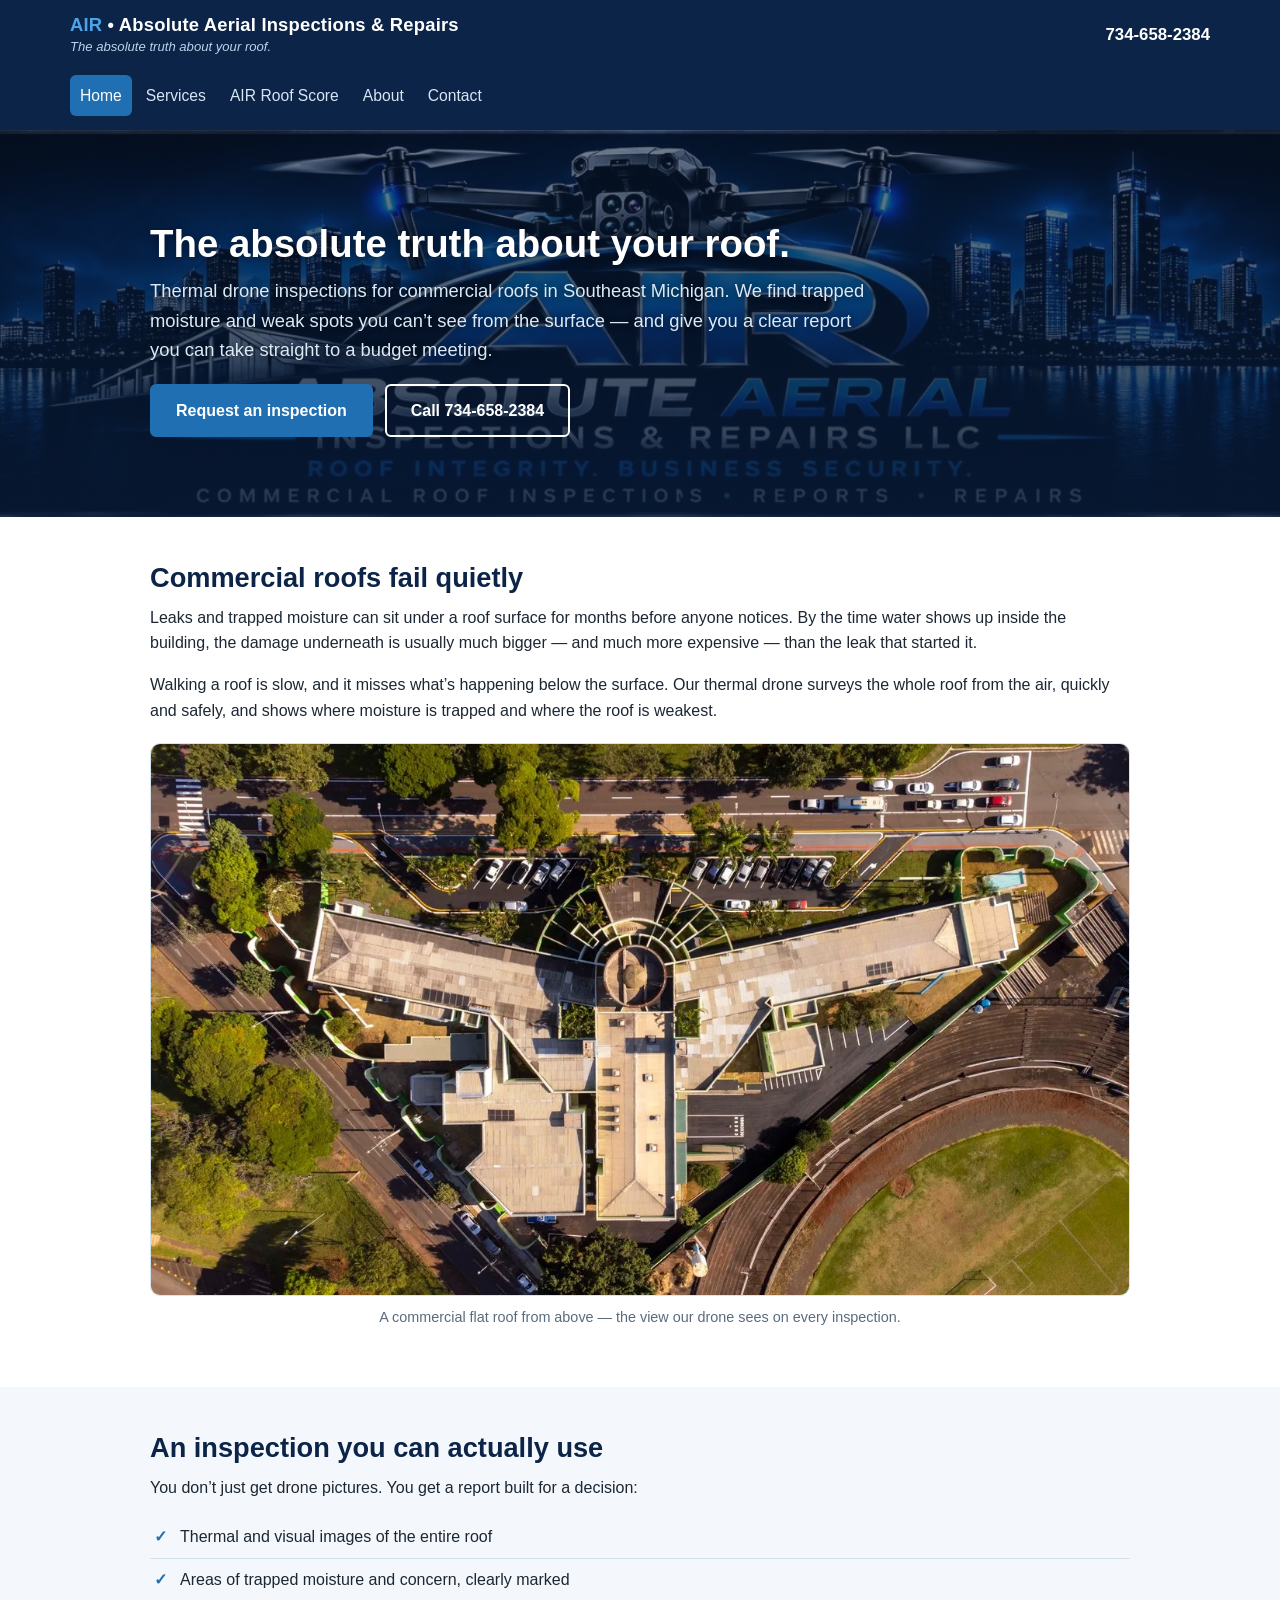
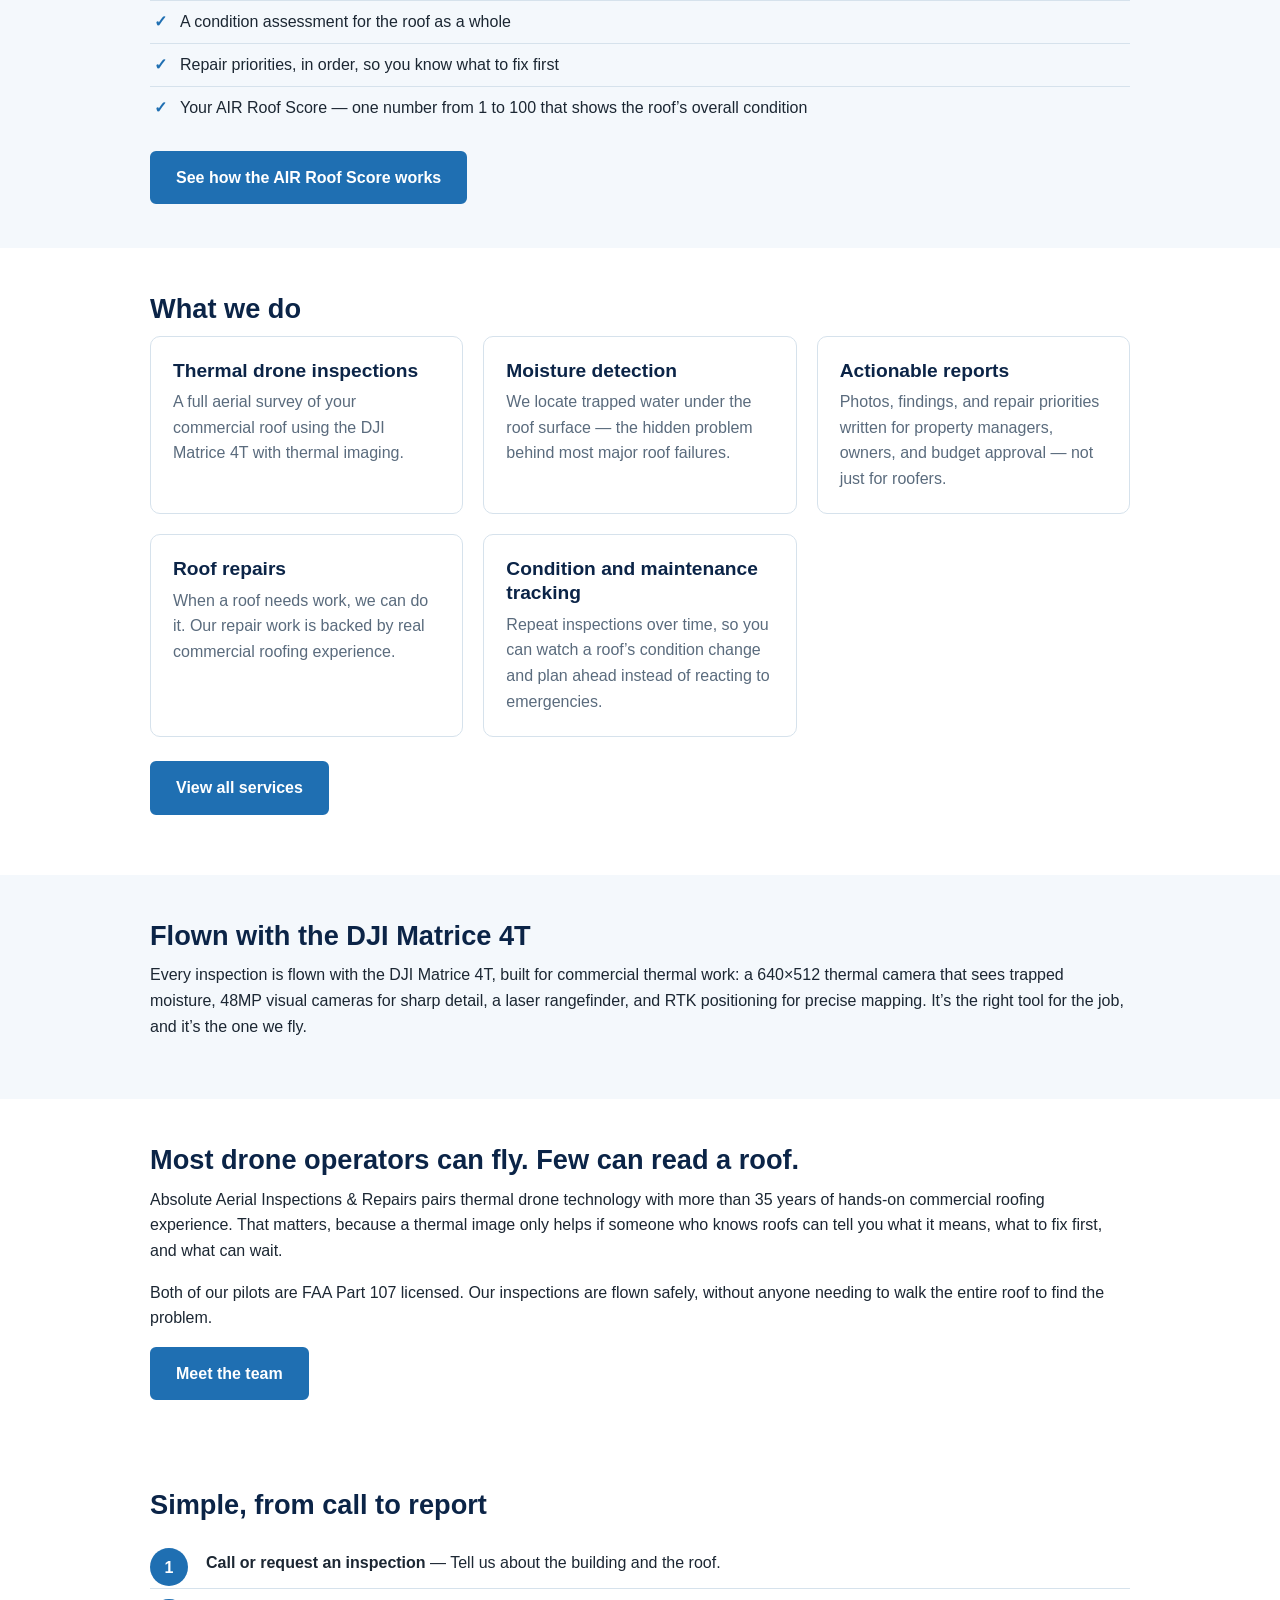
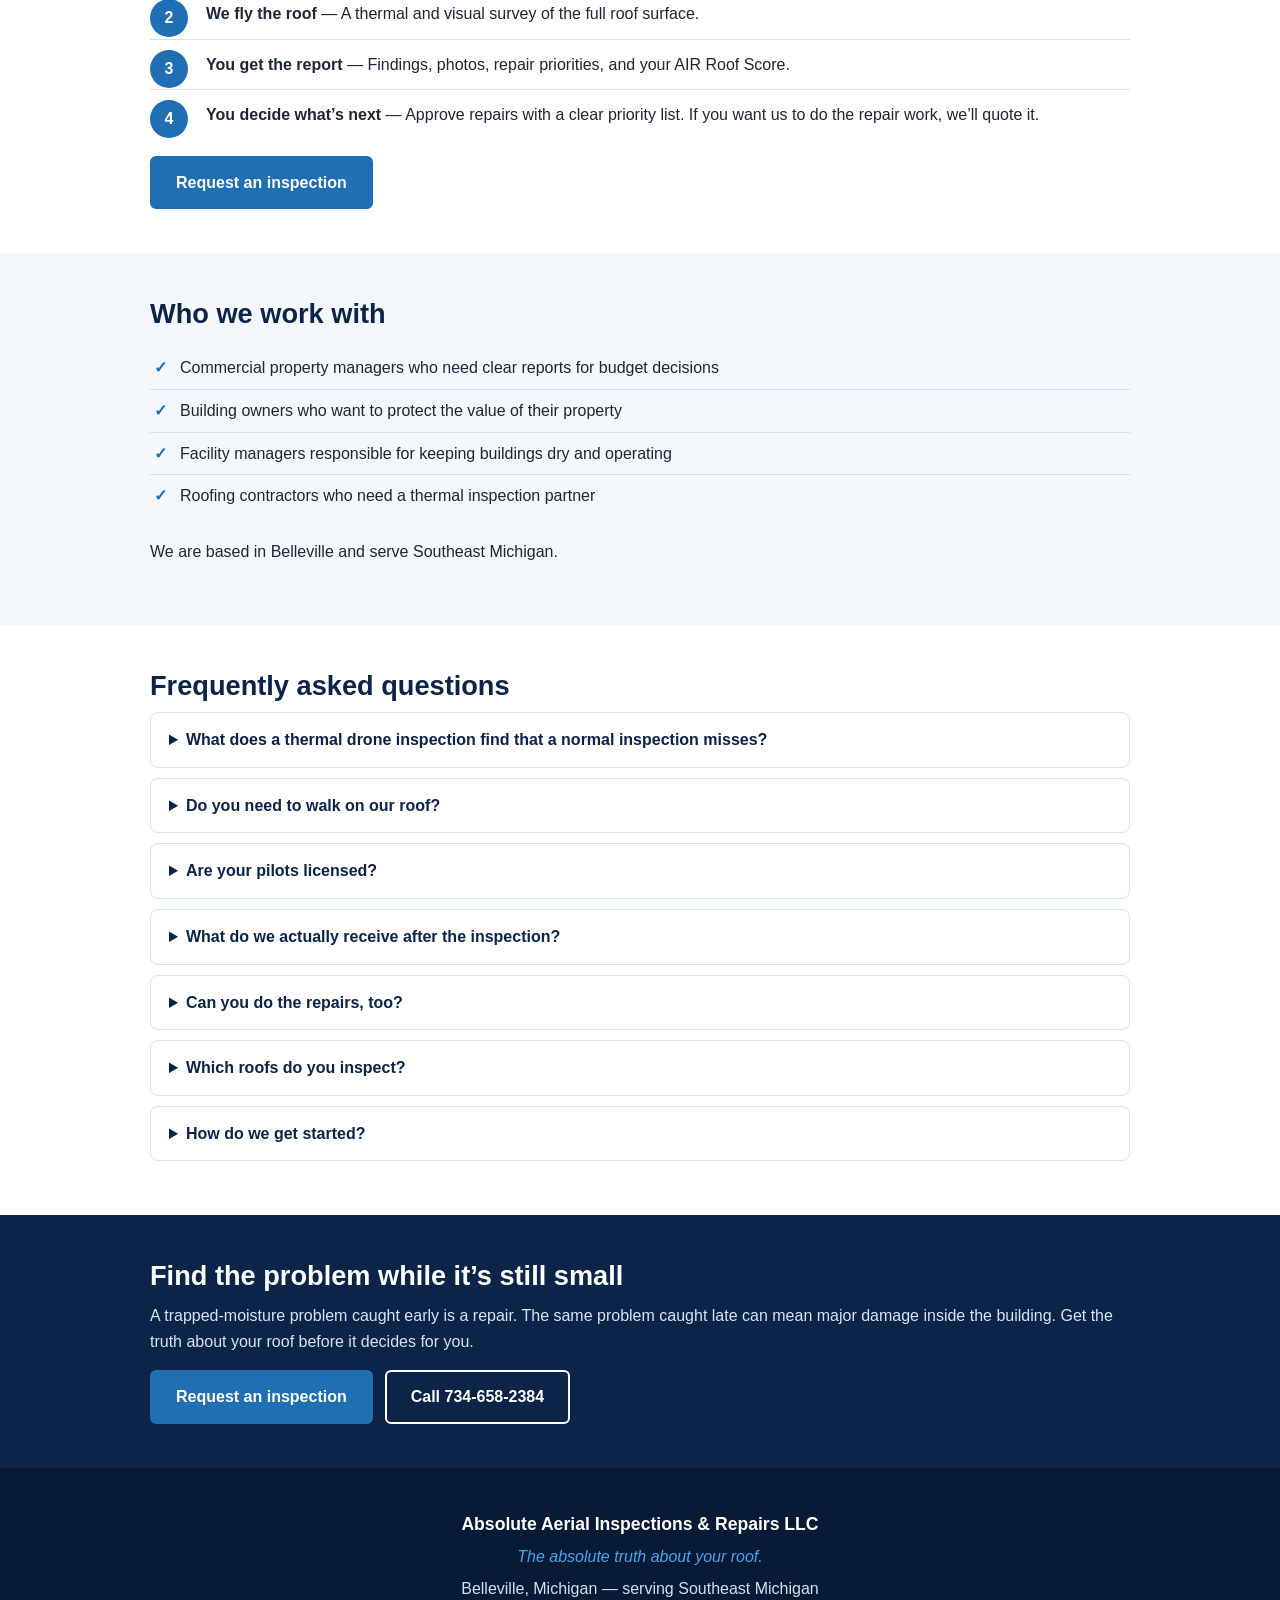
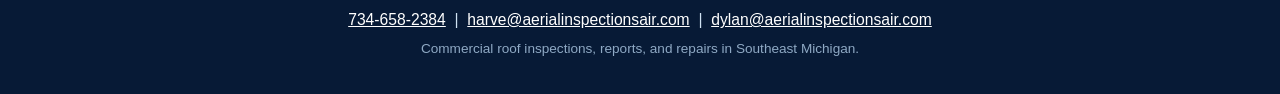
<file: index.html>
<!DOCTYPE html>
<html lang="en">
<head>
<meta charset="utf-8">
<meta name="viewport" content="width=device-width, initial-scale=1">
<title>Commercial Roof Inspections in Southeast Michigan | Absolute Aerial Inspections &amp; Repairs</title>
<meta name="description" content="Thermal drone roof inspections, moisture detection, and clear, budget-ready reports for commercial property managers in Southeast Michigan. Call 734-658-2384.">
<link rel="stylesheet" href="styles.css">
</head>
<body>

<header class="site-header">
  <div class="header-inner">
    <a class="brand" href="index.html">
      <div class="brand-name"><span class="air">AIR</span> &bull; Absolute Aerial Inspections &amp; Repairs</div>
      <div class="brand-tag">The absolute truth about your roof.</div>
    </a>
    <nav class="main-nav" aria-label="Main navigation">
      <a href="index.html" class="active">Home</a>
      <a href="services.html">Services</a>
      <a href="roof-score.html">AIR Roof Score</a>
      <a href="about.html">About</a>
      <a href="contact.html">Contact</a>
    </nav>
    <a class="header-phone" href="tel:7346582384">734-658-2384</a>
  </div>
</header>

<section class="hero">
  <img class="hero-img" src="images/hero-banner.jpg" alt="Thermal drone over the Detroit skyline at night">
  <div class="hero-overlay">
    <div class="hero-text">
      <h1>The absolute truth about your roof.</h1>
      <p>Thermal drone inspections for commercial roofs in Southeast Michigan. We find trapped moisture and weak spots you can&rsquo;t see from the surface &mdash; and give you a clear report you can take straight to a budget meeting.</p>
      <div class="btn-row">
        <a class="btn" href="contact.html">Request an inspection</a>
        <a class="btn secondary" href="tel:7346582384">Call 734-658-2384</a>
      </div>
    </div>
  </div>
</section>

<section class="section">
  <div class="wrap">
    <h2>Commercial roofs fail quietly</h2>
    <p>Leaks and trapped moisture can sit under a roof surface for months before anyone notices. By the time water shows up inside the building, the damage underneath is usually much bigger &mdash; and much more expensive &mdash; than the leak that started it.</p>
    <p>Walking a roof is slow, and it misses what&rsquo;s happening below the surface. Our thermal drone surveys the whole roof from the air, quickly and safely, and shows where moisture is trapped and where the roof is weakest.</p>
    <img class="photo photo-wide" src="images/roof-aerial.jpg" alt="Aerial view of a commercial flat roof">
    <p class="caption">A commercial flat roof from above &mdash; the view our drone sees on every inspection.</p>
  </div>
</section>

<section class="section alt">
  <div class="wrap">
    <h2>An inspection you can actually use</h2>
    <p>You don&rsquo;t just get drone pictures. You get a report built for a decision:</p>
    <ul class="checklist">
      <li>Thermal and visual images of the entire roof</li>
      <li>Areas of trapped moisture and concern, clearly marked</li>
      <li>A condition assessment for the roof as a whole</li>
      <li>Repair priorities, in order, so you know what to fix first</li>
      <li>Your AIR Roof Score &mdash; one number from 1 to 100 that shows the roof&rsquo;s overall condition</li>
    </ul>
    <a class="btn" href="roof-score.html">See how the AIR Roof Score works</a>
  </div>
</section>

<section class="section">
  <div class="wrap">
    <h2>What we do</h2>
    <div class="grid">
      <div class="card">
        <h3>Thermal drone inspections</h3>
        <p>A full aerial survey of your commercial roof using the DJI Matrice 4T with thermal imaging.</p>
      </div>
      <div class="card">
        <h3>Moisture detection</h3>
        <p>We locate trapped water under the roof surface &mdash; the hidden problem behind most major roof failures.</p>
      </div>
      <div class="card">
        <h3>Actionable reports</h3>
        <p>Photos, findings, and repair priorities written for property managers, owners, and budget approval &mdash; not just for roofers.</p>
      </div>
      <div class="card">
        <h3>Roof repairs</h3>
        <p>When a roof needs work, we can do it. Our repair work is backed by real commercial roofing experience.</p>
      </div>
      <div class="card">
        <h3>Condition and maintenance tracking</h3>
        <p>Repeat inspections over time, so you can watch a roof&rsquo;s condition change and plan ahead instead of reacting to emergencies.</p>
      </div>
    </div>
    <p style="margin-top: 24px;"><a class="btn" href="services.html">View all services</a></p>
  </div>
</section>

<section class="section alt">
  <div class="wrap">
    <h2>Flown with the DJI Matrice 4T</h2>
    <p>Every inspection is flown with the DJI Matrice 4T, built for commercial thermal work: a 640&times;512 thermal camera that sees trapped moisture, 48MP visual cameras for sharp detail, a laser rangefinder, and RTK positioning for precise mapping. It&rsquo;s the right tool for the job, and it&rsquo;s the one we fly.</p>
  </div>
</section>

<section class="section">
  <div class="wrap">
    <h2>Most drone operators can fly. Few can read a roof.</h2>
    <p>Absolute Aerial Inspections &amp; Repairs pairs thermal drone technology with more than 35 years of hands-on commercial roofing experience. That matters, because a thermal image only helps if someone who knows roofs can tell you what it means, what to fix first, and what can wait.</p>
    <p>Both of our pilots are FAA Part 107 licensed. Our inspections are flown safely, without anyone needing to walk the entire roof to find the problem.</p>
    <a class="btn" href="about.html">Meet the team</a>
  </div>
</section>

<section class="section">
  <div class="wrap">
    <h2>Simple, from call to report</h2>
    <ol class="steps">
      <li><strong>Call or request an inspection</strong> &mdash; Tell us about the building and the roof.</li>
      <li><strong>We fly the roof</strong> &mdash; A thermal and visual survey of the full roof surface.</li>
      <li><strong>You get the report</strong> &mdash; Findings, photos, repair priorities, and your AIR Roof Score.</li>
      <li><strong>You decide what&rsquo;s next</strong> &mdash; Approve repairs with a clear priority list. If you want us to do the repair work, we&rsquo;ll quote it.</li>
    </ol>
    <a class="btn" href="contact.html">Request an inspection</a>
  </div>
</section>

<section class="section alt">
  <div class="wrap">
    <h2>Who we work with</h2>
    <ul class="checklist">
      <li>Commercial property managers who need clear reports for budget decisions</li>
      <li>Building owners who want to protect the value of their property</li>
      <li>Facility managers responsible for keeping buildings dry and operating</li>
      <li>Roofing contractors who need a thermal inspection partner</li>
    </ul>
    <p>We are based in Belleville and serve Southeast Michigan.</p>
  </div>
</section>

<section class="section">
  <div class="wrap faq">
    <h2>Frequently asked questions</h2>
    <details>
      <summary>What does a thermal drone inspection find that a normal inspection misses?</summary>
      <p>Trapped moisture and wet insulation under the roof surface. A roof can look fine from above and still be holding water underneath &mdash; thermal imaging helps reveal those hidden areas so they can be marked and addressed early.</p>
    </details>
    <details>
      <summary>Do you need to walk on our roof?</summary>
      <p>The survey is flown from the air, so we can cover the whole roof quickly and safely without walking every section. That also means less disruption to the building below.</p>
    </details>
    <details>
      <summary>Are your pilots licensed?</summary>
      <p>Yes. Both of our pilots hold FAA Part 107 licenses for commercial drone work.</p>
    </details>
    <details>
      <summary>What do we actually receive after the inspection?</summary>
      <p>A report with thermal and visual photos, marked problem areas, findings in plain language, repair priorities in order, and your AIR Roof Score from 1 to 100.</p>
    </details>
    <details>
      <summary>Can you do the repairs, too?</summary>
      <p>Yes. We handle commercial roof repairs and maintenance. If your report shows work that needs doing, we can quote it from the same inspection findings.</p>
    </details>
    <details>
      <summary>Which roofs do you inspect?</summary>
      <p>Commercial roofs in Southeast Michigan. If you&rsquo;re not sure whether your building is a fit, call us at 734-658-2384 and we&rsquo;ll tell you straight.</p>
    </details>
    <details>
      <summary>How do we get started?</summary>
      <p>Call 734-658-2384 or use the contact form. Tell us about the building and the roof, and we&rsquo;ll schedule the inspection.</p>
    </details>
  </div>
</section>

<section class="section navy">
  <div class="wrap">
    <h2>Find the problem while it&rsquo;s still small</h2>
    <p>A trapped-moisture problem caught early is a repair. The same problem caught late can mean major damage inside the building. Get the truth about your roof before it decides for you.</p>
    <div class="btn-row">
      <a class="btn" href="contact.html">Request an inspection</a>
      <a class="btn secondary" href="tel:7346582384">Call 734-658-2384</a>
    </div>
  </div>
</section>

<footer class="site-footer">
  <div class="wrap">
    <p class="footer-name">Absolute Aerial Inspections &amp; Repairs LLC</p>
    <p class="footer-tag">The absolute truth about your roof.</p>
    <p>Belleville, Michigan &mdash; serving Southeast Michigan</p>
    <p class="footer-contact"><a href="tel:7346582384">734-658-2384</a> &nbsp;|&nbsp; <a href="mailto:harve@aerialinspectionsair.com">harve@aerialinspectionsair.com</a> &nbsp;|&nbsp; <a href="mailto:dylan@aerialinspectionsair.com">dylan@aerialinspectionsair.com</a></p>
    <p class="footer-small">Commercial roof inspections, reports, and repairs in Southeast Michigan.</p>
  </div>
</footer>

</body>
</html>
</file>
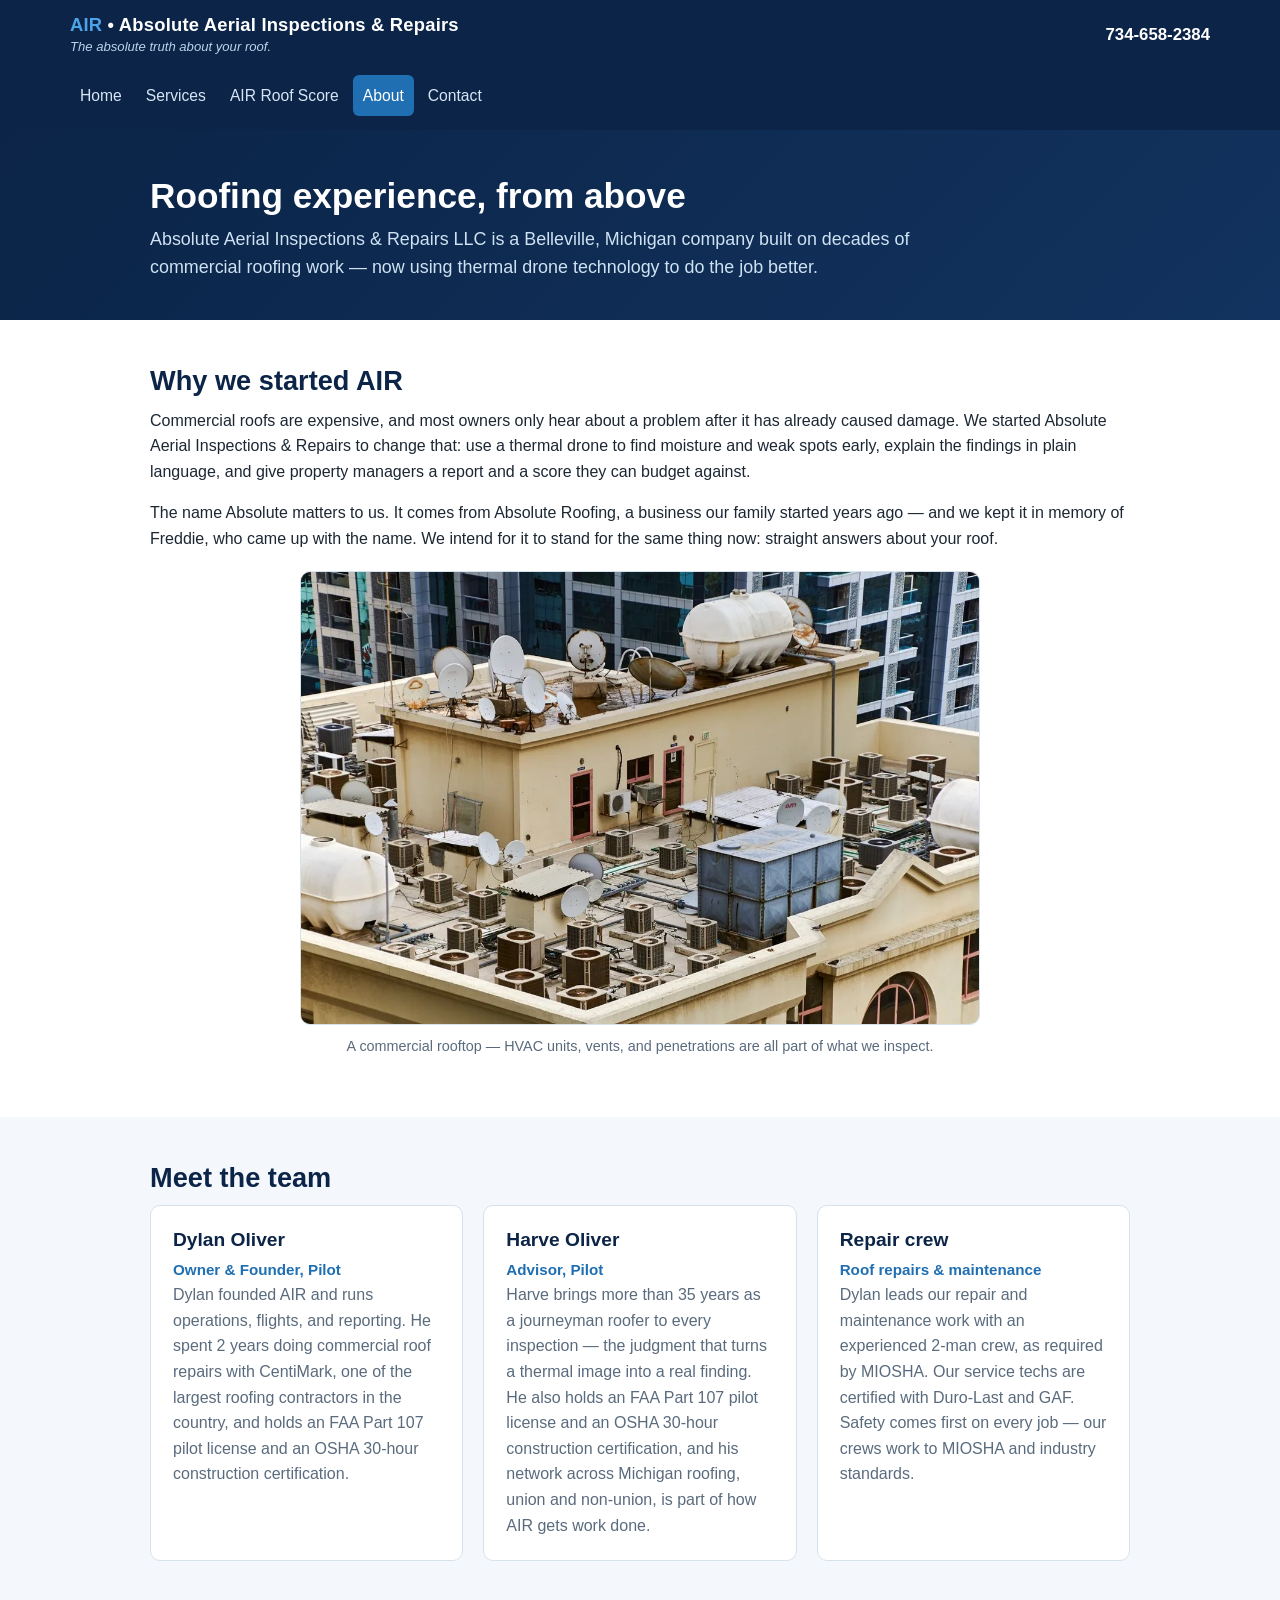
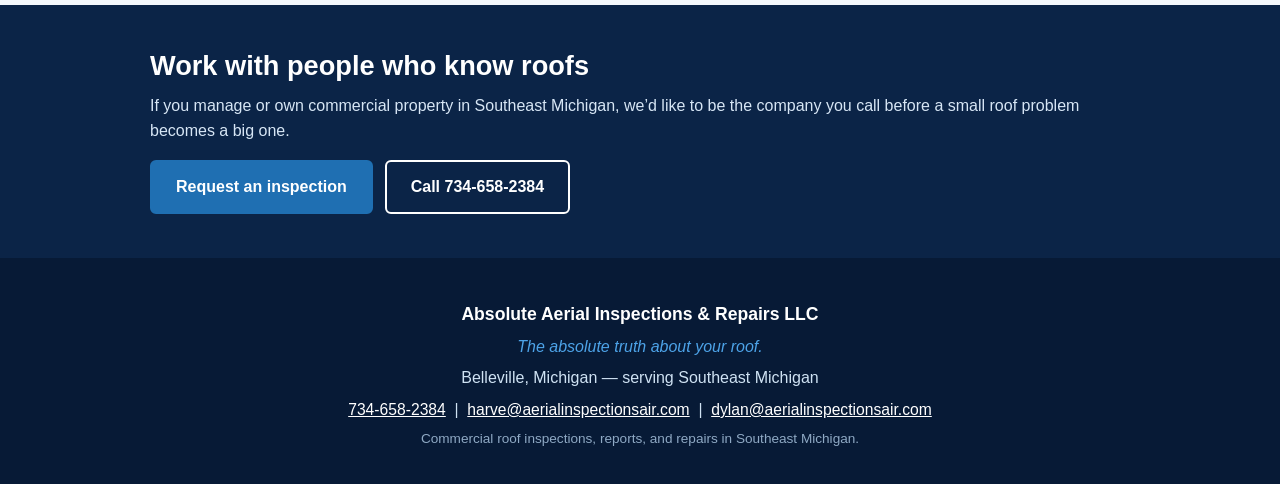
<file: about.html>
<!DOCTYPE html>
<html lang="en">
<head>
<meta charset="utf-8">
<meta name="viewport" content="width=device-width, initial-scale=1">
<title>About Us | Absolute Aerial Inspections &amp; Repairs</title>
<meta name="description" content="Absolute Aerial Inspections & Repairs LLC is a Belleville, Michigan company built on decades of commercial roofing work, now using thermal drone technology to do the job better.">
<link rel="stylesheet" href="styles.css">
</head>
<body>

<header class="site-header">
  <div class="header-inner">
    <a class="brand" href="index.html">
      <div class="brand-name"><span class="air">AIR</span> &bull; Absolute Aerial Inspections &amp; Repairs</div>
      <div class="brand-tag">The absolute truth about your roof.</div>
    </a>
    <nav class="main-nav" aria-label="Main navigation">
      <a href="index.html">Home</a>
      <a href="services.html">Services</a>
      <a href="roof-score.html">AIR Roof Score</a>
      <a href="about.html" class="active">About</a>
      <a href="contact.html">Contact</a>
    </nav>
    <a class="header-phone" href="tel:7346582384">734-658-2384</a>
  </div>
</header>

<section class="page-head">
  <div class="wrap">
    <h1>Roofing experience, from above</h1>
    <p>Absolute Aerial Inspections &amp; Repairs LLC is a Belleville, Michigan company built on decades of commercial roofing work &mdash; now using thermal drone technology to do the job better.</p>
  </div>
</section>

<section class="section">
  <div class="wrap">
    <h2>Why we started AIR</h2>
    <p>Commercial roofs are expensive, and most owners only hear about a problem after it has already caused damage. We started Absolute Aerial Inspections &amp; Repairs to change that: use a thermal drone to find moisture and weak spots early, explain the findings in plain language, and give property managers a report and a score they can budget against.</p>
    <p>The name Absolute matters to us. It comes from Absolute Roofing, a business our family started years ago &mdash; and we kept it in memory of Freddie, who came up with the name. We intend for it to stand for the same thing now: straight answers about your roof.</p>
    <img class="photo photo-med" src="images/roof-hvac.jpg" alt="Commercial rooftop crowded with HVAC units and equipment">
    <p class="caption">A commercial rooftop &mdash; HVAC units, vents, and penetrations are all part of what we inspect.</p>
  </div>
</section>

<section class="section alt">
  <div class="wrap">
    <h2>Meet the team</h2>
    <div class="grid">
      <div class="card">
        <h3>Dylan Oliver</h3>
        <p class="role">Owner &amp; Founder, Pilot</p>
        <p>Dylan founded AIR and runs operations, flights, and reporting. He spent 2 years doing commercial roof repairs with CentiMark, one of the largest roofing contractors in the country, and holds an FAA Part 107 pilot license and an OSHA 30-hour construction certification.</p>
      </div>
      <div class="card">
        <h3>Harve Oliver</h3>
        <p class="role">Advisor, Pilot</p>
        <p>Harve brings more than 35 years as a journeyman roofer to every inspection &mdash; the judgment that turns a thermal image into a real finding. He also holds an FAA Part 107 pilot license and an OSHA 30-hour construction certification, and his network across Michigan roofing, union and non-union, is part of how AIR gets work done.</p>
      </div>
      <div class="card">
        <h3>Repair crew</h3>
        <p class="role">Roof repairs &amp; maintenance</p>
        <p>Dylan leads our repair and maintenance work with an experienced 2-man crew, as required by MIOSHA. Our service techs are certified with Duro-Last and GAF. Safety comes first on every job &mdash; our crews work to MIOSHA and industry standards.</p>
      </div>
    </div>
  </div>
</section>

<section class="section navy">
  <div class="wrap">
    <h2>Work with people who know roofs</h2>
    <p>If you manage or own commercial property in Southeast Michigan, we&rsquo;d like to be the company you call before a small roof problem becomes a big one.</p>
    <div class="btn-row">
      <a class="btn" href="contact.html">Request an inspection</a>
      <a class="btn secondary" href="tel:7346582384">Call 734-658-2384</a>
    </div>
  </div>
</section>

<footer class="site-footer">
  <div class="wrap">
    <p class="footer-name">Absolute Aerial Inspections &amp; Repairs LLC</p>
    <p class="footer-tag">The absolute truth about your roof.</p>
    <p>Belleville, Michigan &mdash; serving Southeast Michigan</p>
    <p class="footer-contact"><a href="tel:7346582384">734-658-2384</a> &nbsp;|&nbsp; <a href="mailto:harve@aerialinspectionsair.com">harve@aerialinspectionsair.com</a> &nbsp;|&nbsp; <a href="mailto:dylan@aerialinspectionsair.com">dylan@aerialinspectionsair.com</a></p>
    <p class="footer-small">Commercial roof inspections, reports, and repairs in Southeast Michigan.</p>
  </div>
</footer>

</body>
</html>
</file>
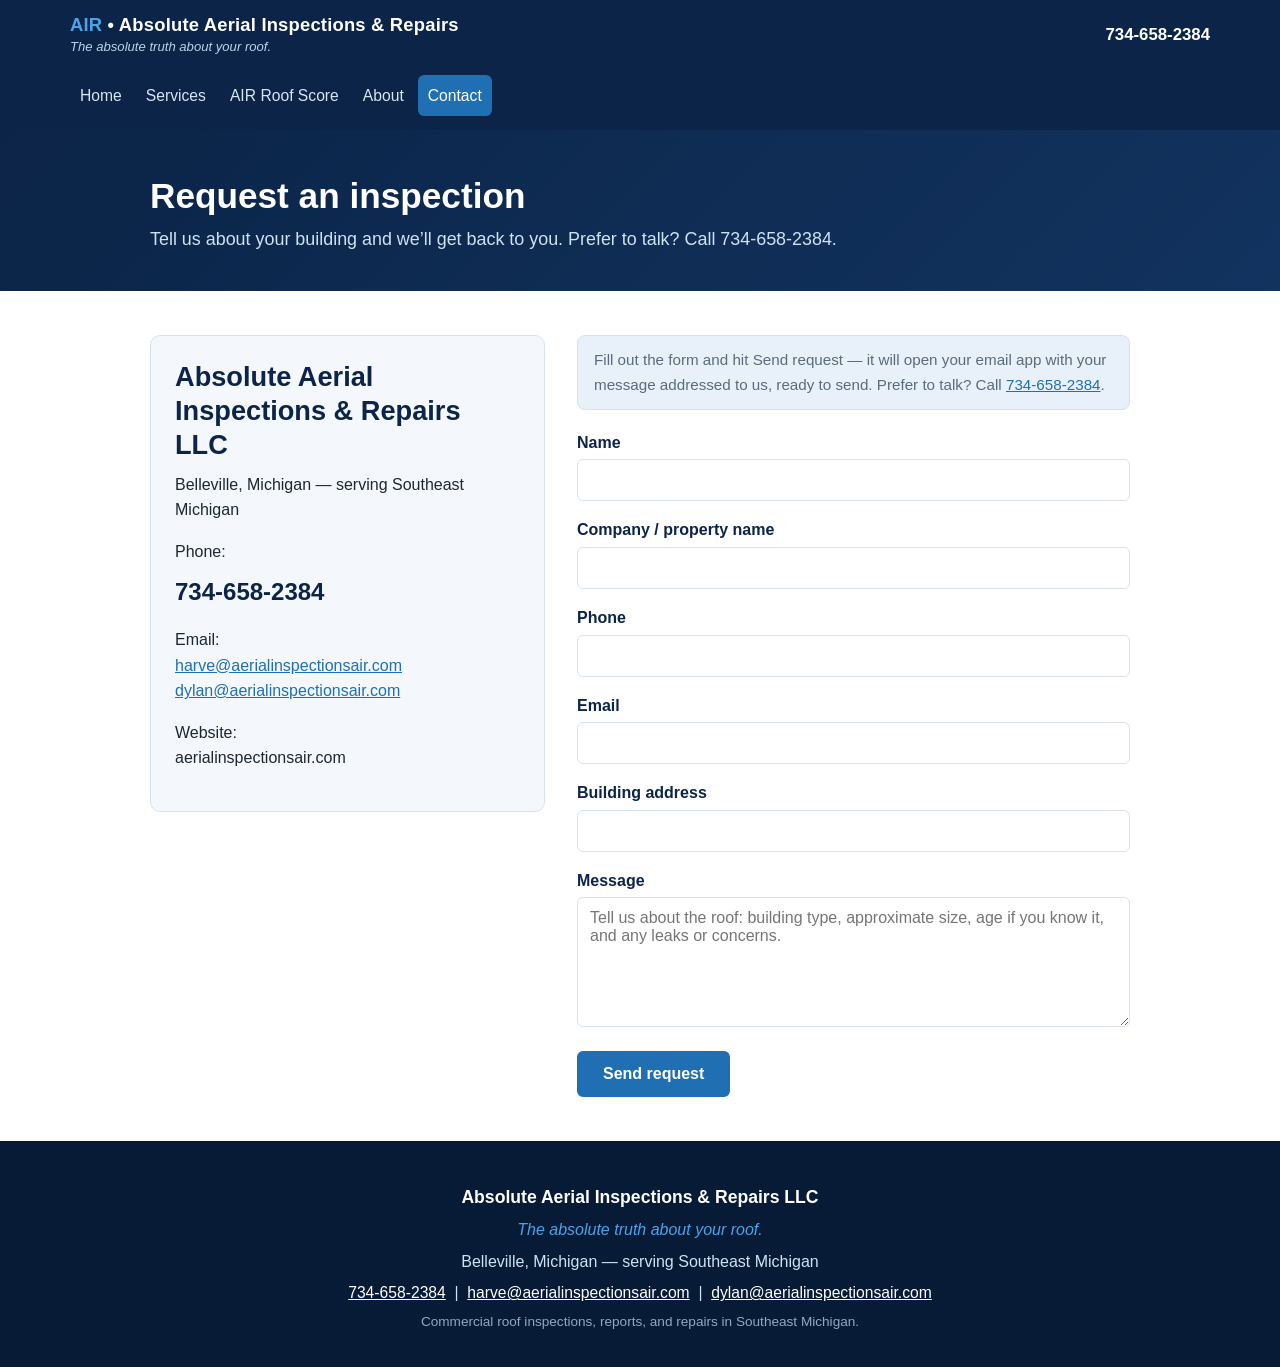
<file: contact.html>
<!DOCTYPE html>
<html lang="en">
<head>
<meta charset="utf-8">
<meta name="viewport" content="width=device-width, initial-scale=1">
<title>Contact | Absolute Aerial Inspections &amp; Repairs</title>
<meta name="description" content="Request a commercial roof inspection from Absolute Aerial Inspections & Repairs in Belleville, Michigan. Call 734-658-2384 or send us a message.">
<link rel="stylesheet" href="styles.css">
</head>
<body>

<header class="site-header">
  <div class="header-inner">
    <a class="brand" href="index.html">
      <div class="brand-name"><span class="air">AIR</span> &bull; Absolute Aerial Inspections &amp; Repairs</div>
      <div class="brand-tag">The absolute truth about your roof.</div>
    </a>
    <nav class="main-nav" aria-label="Main navigation">
      <a href="index.html">Home</a>
      <a href="services.html">Services</a>
      <a href="roof-score.html">AIR Roof Score</a>
      <a href="about.html">About</a>
      <a href="contact.html" class="active">Contact</a>
    </nav>
    <a class="header-phone" href="tel:7346582384">734-658-2384</a>
  </div>
</header>

<section class="page-head">
  <div class="wrap">
    <h1>Request an inspection</h1>
    <p>Tell us about your building and we&rsquo;ll get back to you. Prefer to talk? Call 734-658-2384.</p>
  </div>
</section>

<section class="section">
  <div class="wrap">
    <div class="contact-grid">
      <div class="contact-details">
        <h2>Absolute Aerial Inspections &amp; Repairs LLC</h2>
        <p>Belleville, Michigan &mdash; serving Southeast Michigan</p>
        <p>Phone:<br><a class="phone-big" href="tel:7346582384">734-658-2384</a></p>
        <p>Email:<br>
          <a href="mailto:harve@aerialinspectionsair.com">harve@aerialinspectionsair.com</a><br>
          <a href="mailto:dylan@aerialinspectionsair.com">dylan@aerialinspectionsair.com</a>
        </p>
        <p>Website:<br>aerialinspectionsair.com</p>
      </div>

      <div>
        <div class="form-note">Fill out the form and hit Send request &mdash; it will open your email app with your message addressed to us, ready to send. Prefer to talk? Call <a href="tel:7346582384">734-658-2384</a>.</div>
        <form id="request-form">
          <label for="f-name">Name</label>
          <input id="f-name" name="name" type="text" required autocomplete="name">

          <label for="f-company">Company / property name</label>
          <input id="f-company" name="company" type="text" autocomplete="organization">

          <label for="f-phone">Phone</label>
          <input id="f-phone" name="phone" type="tel" autocomplete="tel">

          <label for="f-email">Email</label>
          <input id="f-email" name="email" type="email" autocomplete="email">

          <label for="f-address">Building address</label>
          <input id="f-address" name="address" type="text" autocomplete="street-address">

          <label for="f-message">Message</label>
          <textarea id="f-message" name="message" placeholder="Tell us about the roof: building type, approximate size, age if you know it, and any leaks or concerns."></textarea>

          <button class="btn" type="submit">Send request</button>
        </form>
        <div class="form-sent" id="form-sent" role="status">
          <strong>Your email app should now be open</strong> with your request addressed to us &mdash; hit send there to deliver it. Thanks &mdash; we&rsquo;ll be in touch soon. If it&rsquo;s urgent, call us at <a href="tel:7346582384">734-658-2384</a>.
        </div>
      </div>
    </div>
  </div>
</section>

<footer class="site-footer">
  <div class="wrap">
    <p class="footer-name">Absolute Aerial Inspections &amp; Repairs LLC</p>
    <p class="footer-tag">The absolute truth about your roof.</p>
    <p>Belleville, Michigan &mdash; serving Southeast Michigan</p>
    <p class="footer-contact"><a href="tel:7346582384">734-658-2384</a> &nbsp;|&nbsp; <a href="mailto:harve@aerialinspectionsair.com">harve@aerialinspectionsair.com</a> &nbsp;|&nbsp; <a href="mailto:dylan@aerialinspectionsair.com">dylan@aerialinspectionsair.com</a></p>
    <p class="footer-small">Commercial roof inspections, reports, and repairs in Southeast Michigan.</p>
  </div>
</footer>

<script>
document.getElementById('request-form').addEventListener('submit', function (e) {
  e.preventDefault();
  var get = function (id) { return document.getElementById(id).value.trim(); };
  var name = get('f-name');
  var company = get('f-company');
  var phone = get('f-phone');
  var email = get('f-email');
  var address = get('f-address');
  var message = get('f-message');

  var subject = 'Inspection request' + (company ? ' — ' + company : (name ? ' — ' + name : ''));
  var lines = [];
  if (name) lines.push('Name: ' + name);
  if (company) lines.push('Company / property: ' + company);
  if (phone) lines.push('Phone: ' + phone);
  if (email) lines.push('Email: ' + email);
  if (address) lines.push('Building address: ' + address);
  lines.push('');
  lines.push(message || '(No message entered.)');

  var mailto = 'mailto:harve@aerialinspectionsair.com'
    + '?subject=' + encodeURIComponent(subject)
    + '&body=' + encodeURIComponent(lines.join('\n'));
  window.location.href = mailto;
  document.getElementById('form-sent').style.display = 'block';
});
</script>

</body>
</html>
</file>
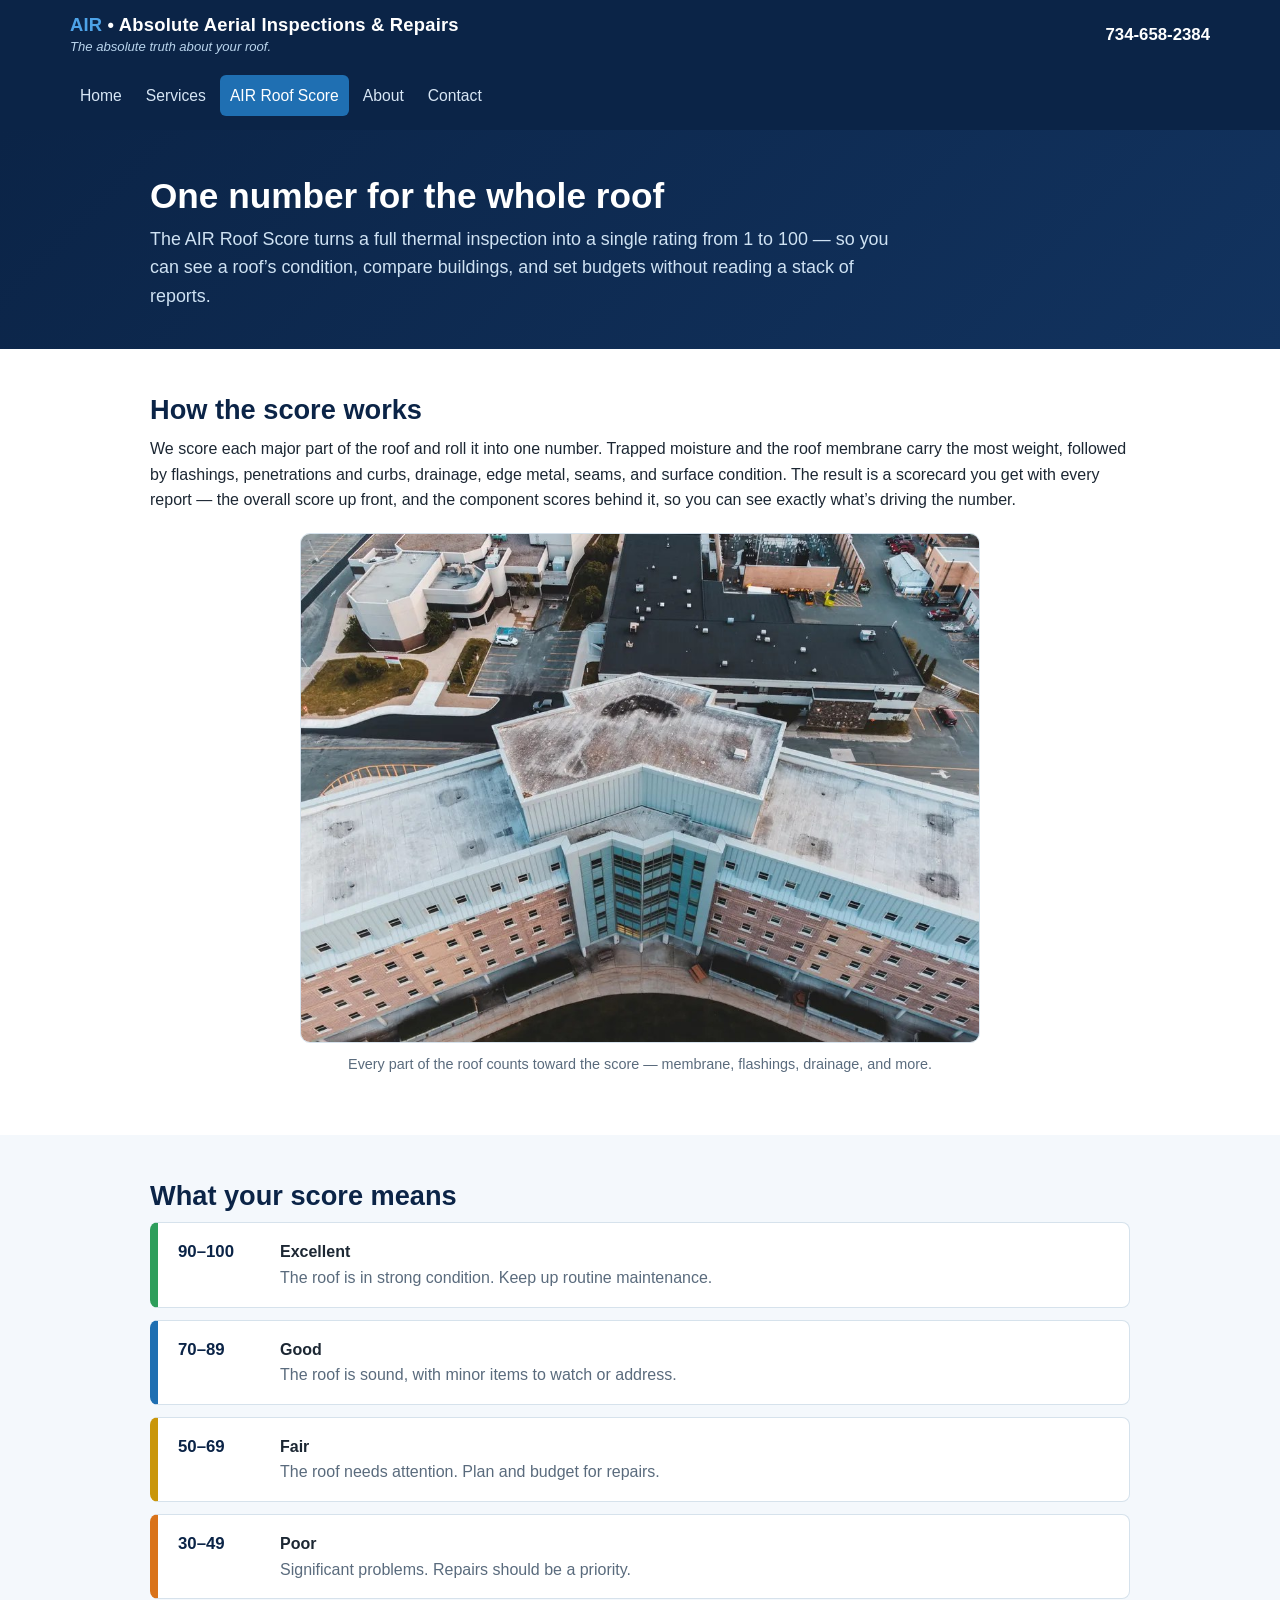
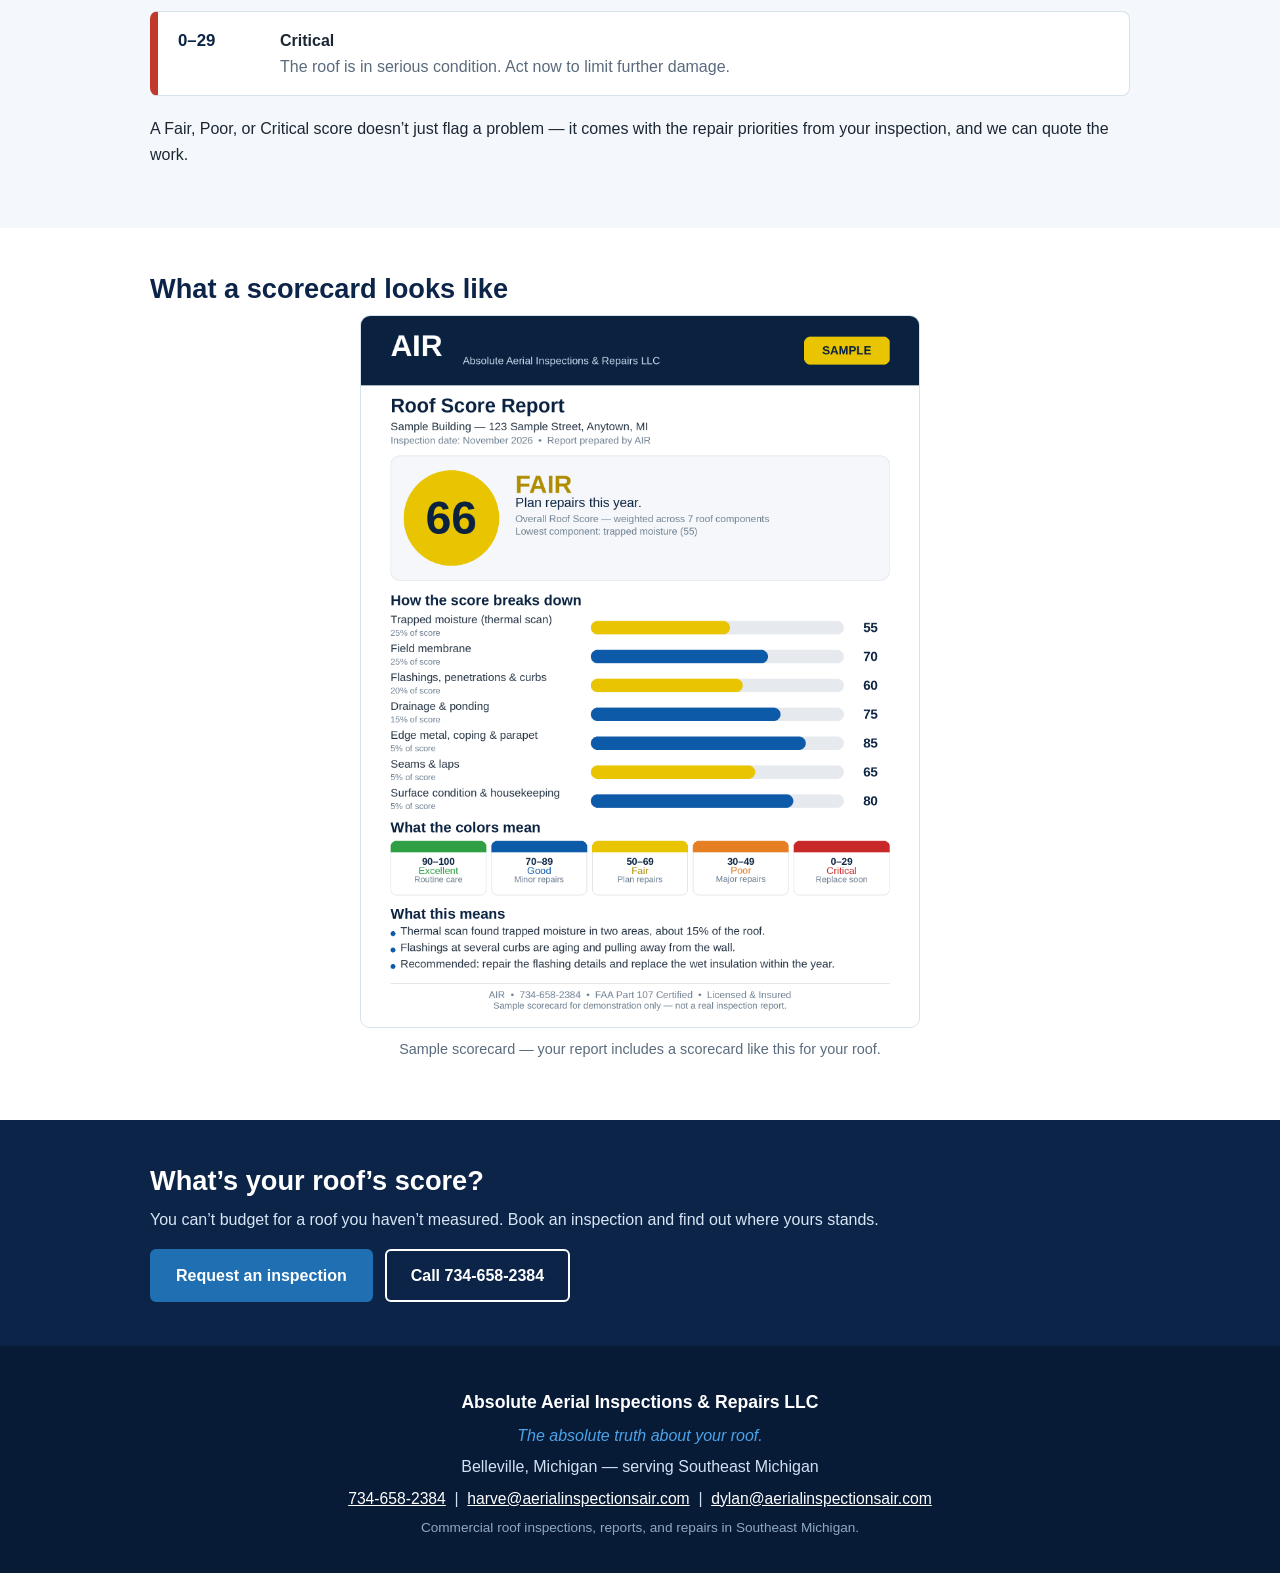
<file: roof-score.html>
<!DOCTYPE html>
<html lang="en">
<head>
<meta charset="utf-8">
<meta name="viewport" content="width=device-width, initial-scale=1">
<title>AIR Roof Score | Absolute Aerial Inspections &amp; Repairs</title>
<meta name="description" content="The AIR Roof Score turns a full thermal inspection into a single rating from 1 to 100, so you can see a roof's condition, compare buildings, and set budgets without reading a stack of reports.">
<link rel="stylesheet" href="styles.css">
</head>
<body>

<header class="site-header">
  <div class="header-inner">
    <a class="brand" href="index.html">
      <div class="brand-name"><span class="air">AIR</span> &bull; Absolute Aerial Inspections &amp; Repairs</div>
      <div class="brand-tag">The absolute truth about your roof.</div>
    </a>
    <nav class="main-nav" aria-label="Main navigation">
      <a href="index.html">Home</a>
      <a href="services.html">Services</a>
      <a href="roof-score.html" class="active">AIR Roof Score</a>
      <a href="about.html">About</a>
      <a href="contact.html">Contact</a>
    </nav>
    <a class="header-phone" href="tel:7346582384">734-658-2384</a>
  </div>
</header>

<section class="page-head">
  <div class="wrap">
    <h1>One number for the whole roof</h1>
    <p>The AIR Roof Score turns a full thermal inspection into a single rating from 1 to 100 &mdash; so you can see a roof&rsquo;s condition, compare buildings, and set budgets without reading a stack of reports.</p>
  </div>
</section>

<section class="section">
  <div class="wrap">
    <h2>How the score works</h2>
    <p>We score each major part of the roof and roll it into one number. Trapped moisture and the roof membrane carry the most weight, followed by flashings, penetrations and curbs, drainage, edge metal, seams, and surface condition. The result is a scorecard you get with every report &mdash; the overall score up front, and the component scores behind it, so you can see exactly what&rsquo;s driving the number.</p>
    <img class="photo photo-med" src="images/roof-rooftop.jpg" alt="Aerial view of commercial flat roofs with wear and rooftop equipment">
    <p class="caption">Every part of the roof counts toward the score &mdash; membrane, flashings, drainage, and more.</p>
  </div>
</section>

<section class="section alt">
  <div class="wrap">
    <h2>What your score means</h2>
    <div class="band excellent">
      <div class="range">90&ndash;100</div>
      <div><div class="label">Excellent</div><p>The roof is in strong condition. Keep up routine maintenance.</p></div>
    </div>
    <div class="band good">
      <div class="range">70&ndash;89</div>
      <div><div class="label">Good</div><p>The roof is sound, with minor items to watch or address.</p></div>
    </div>
    <div class="band fair">
      <div class="range">50&ndash;69</div>
      <div><div class="label">Fair</div><p>The roof needs attention. Plan and budget for repairs.</p></div>
    </div>
    <div class="band poor">
      <div class="range">30&ndash;49</div>
      <div><div class="label">Poor</div><p>Significant problems. Repairs should be a priority.</p></div>
    </div>
    <div class="band critical">
      <div class="range">0&ndash;29</div>
      <div><div class="label">Critical</div><p>The roof is in serious condition. Act now to limit further damage.</p></div>
    </div>
    <p style="margin-top: 20px;">A Fair, Poor, or Critical score doesn&rsquo;t just flag a problem &mdash; it comes with the repair priorities from your inspection, and we can quote the work.</p>
  </div>
</section>

<section class="section">
  <div class="wrap">
    <h2>What a scorecard looks like</h2>
    <img class="scorecard-img" src="images/roof-scorecard-sample.png" alt="Sample AIR Roof Score scorecard for a fictional building">
    <p class="caption">Sample scorecard &mdash; your report includes a scorecard like this for your roof.</p>
  </div>
</section>

<section class="section navy">
  <div class="wrap">
    <h2>What&rsquo;s your roof&rsquo;s score?</h2>
    <p>You can&rsquo;t budget for a roof you haven&rsquo;t measured. Book an inspection and find out where yours stands.</p>
    <div class="btn-row">
      <a class="btn" href="contact.html">Request an inspection</a>
      <a class="btn secondary" href="tel:7346582384">Call 734-658-2384</a>
    </div>
  </div>
</section>

<footer class="site-footer">
  <div class="wrap">
    <p class="footer-name">Absolute Aerial Inspections &amp; Repairs LLC</p>
    <p class="footer-tag">The absolute truth about your roof.</p>
    <p>Belleville, Michigan &mdash; serving Southeast Michigan</p>
    <p class="footer-contact"><a href="tel:7346582384">734-658-2384</a> &nbsp;|&nbsp; <a href="mailto:harve@aerialinspectionsair.com">harve@aerialinspectionsair.com</a> &nbsp;|&nbsp; <a href="mailto:dylan@aerialinspectionsair.com">dylan@aerialinspectionsair.com</a></p>
    <p class="footer-small">Commercial roof inspections, reports, and repairs in Southeast Michigan.</p>
  </div>
</footer>

</body>
</html>
</file>
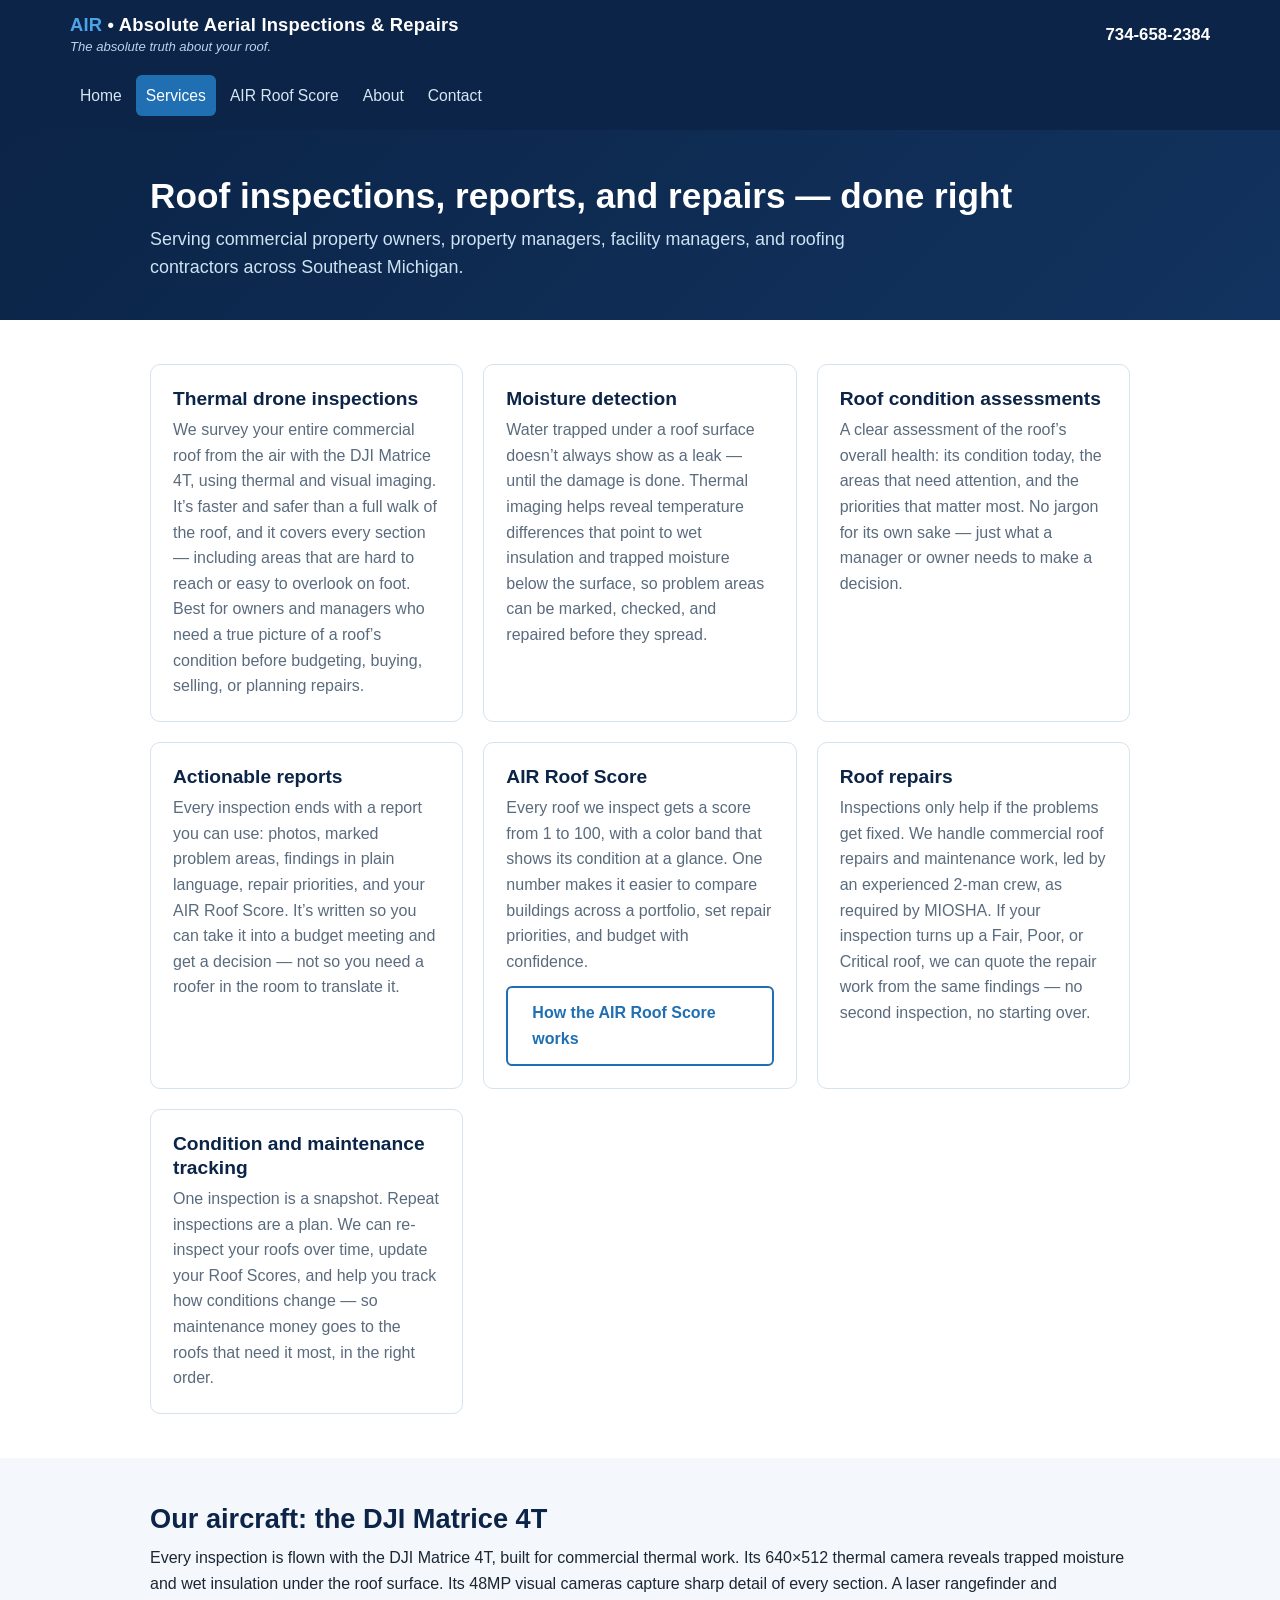
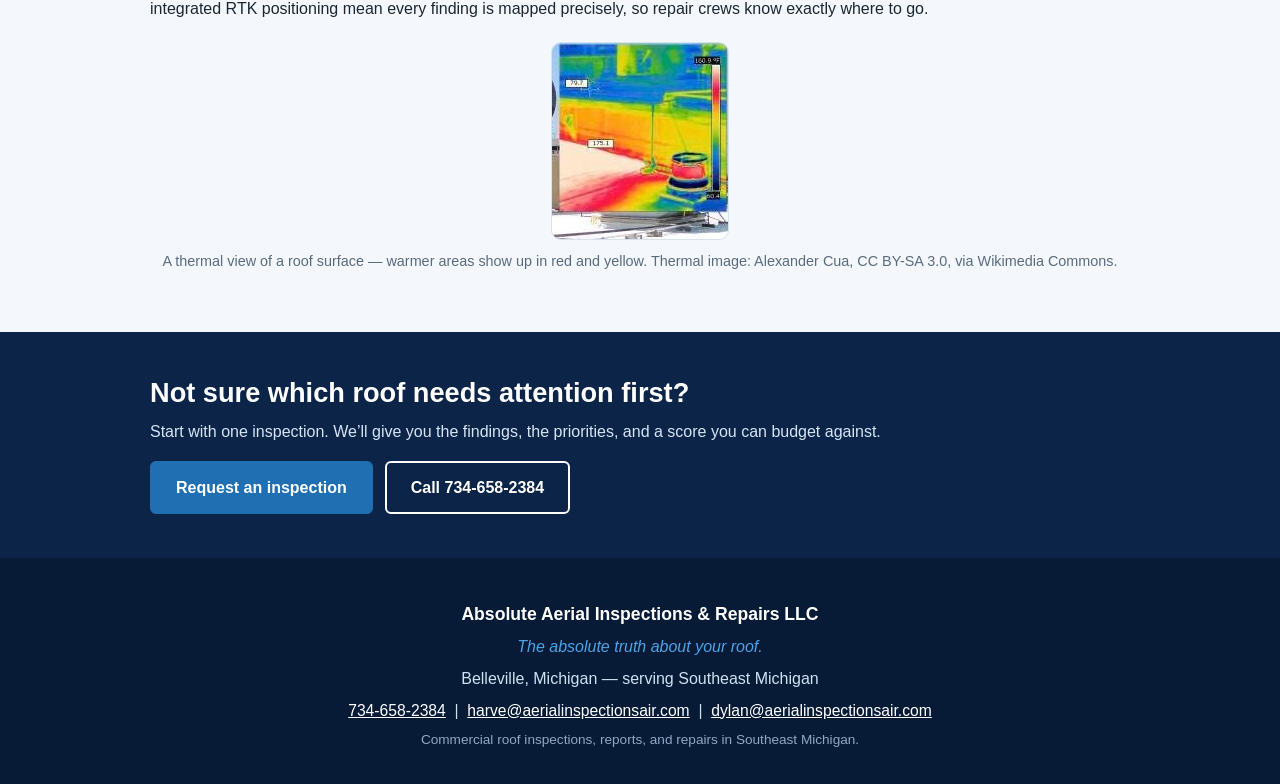
<file: services.html>
<!DOCTYPE html>
<html lang="en">
<head>
<meta charset="utf-8">
<meta name="viewport" content="width=device-width, initial-scale=1">
<title>Services | Absolute Aerial Inspections &amp; Repairs</title>
<meta name="description" content="Thermal drone roof inspections, moisture detection, roof condition assessments, actionable reports, the AIR Roof Score, roof repairs, and maintenance tracking for commercial buildings in Southeast Michigan.">
<link rel="stylesheet" href="styles.css">
</head>
<body>

<header class="site-header">
  <div class="header-inner">
    <a class="brand" href="index.html">
      <div class="brand-name"><span class="air">AIR</span> &bull; Absolute Aerial Inspections &amp; Repairs</div>
      <div class="brand-tag">The absolute truth about your roof.</div>
    </a>
    <nav class="main-nav" aria-label="Main navigation">
      <a href="index.html">Home</a>
      <a href="services.html" class="active">Services</a>
      <a href="roof-score.html">AIR Roof Score</a>
      <a href="about.html">About</a>
      <a href="contact.html">Contact</a>
    </nav>
    <a class="header-phone" href="tel:7346582384">734-658-2384</a>
  </div>
</header>

<section class="page-head">
  <div class="wrap">
    <h1>Roof inspections, reports, and repairs &mdash; done right</h1>
    <p>Serving commercial property owners, property managers, facility managers, and roofing contractors across Southeast Michigan.</p>
  </div>
</section>

<section class="section">
  <div class="wrap">
    <div class="grid">
      <div class="card">
        <h3>Thermal drone inspections</h3>
        <p>We survey your entire commercial roof from the air with the DJI Matrice 4T, using thermal and visual imaging. It&rsquo;s faster and safer than a full walk of the roof, and it covers every section &mdash; including areas that are hard to reach or easy to overlook on foot.</p>
        <p>Best for owners and managers who need a true picture of a roof&rsquo;s condition before budgeting, buying, selling, or planning repairs.</p>
      </div>
      <div class="card">
        <h3>Moisture detection</h3>
        <p>Water trapped under a roof surface doesn&rsquo;t always show as a leak &mdash; until the damage is done. Thermal imaging helps reveal temperature differences that point to wet insulation and trapped moisture below the surface, so problem areas can be marked, checked, and repaired before they spread.</p>
      </div>
      <div class="card">
        <h3>Roof condition assessments</h3>
        <p>A clear assessment of the roof&rsquo;s overall health: its condition today, the areas that need attention, and the priorities that matter most. No jargon for its own sake &mdash; just what a manager or owner needs to make a decision.</p>
      </div>
      <div class="card">
        <h3>Actionable reports</h3>
        <p>Every inspection ends with a report you can use: photos, marked problem areas, findings in plain language, repair priorities, and your AIR Roof Score. It&rsquo;s written so you can take it into a budget meeting and get a decision &mdash; not so you need a roofer in the room to translate it.</p>
      </div>
      <div class="card">
        <h3>AIR Roof Score</h3>
        <p>Every roof we inspect gets a score from 1 to 100, with a color band that shows its condition at a glance. One number makes it easier to compare buildings across a portfolio, set repair priorities, and budget with confidence.</p>
        <p style="margin-top: 12px;"><a class="btn outline" href="roof-score.html">How the AIR Roof Score works</a></p>
      </div>
      <div class="card">
        <h3>Roof repairs</h3>
        <p>Inspections only help if the problems get fixed. We handle commercial roof repairs and maintenance work, led by an experienced 2-man crew, as required by MIOSHA. If your inspection turns up a Fair, Poor, or Critical roof, we can quote the repair work from the same findings &mdash; no second inspection, no starting over.</p>
      </div>
      <div class="card">
        <h3>Condition and maintenance tracking</h3>
        <p>One inspection is a snapshot. Repeat inspections are a plan. We can re-inspect your roofs over time, update your Roof Scores, and help you track how conditions change &mdash; so maintenance money goes to the roofs that need it most, in the right order.</p>
      </div>
    </div>
  </div>
</section>

<section class="section alt">
  <div class="wrap">
    <h2>Our aircraft: the DJI Matrice 4T</h2>
    <p>Every inspection is flown with the DJI Matrice 4T, built for commercial thermal work. Its 640&times;512 thermal camera reveals trapped moisture and wet insulation under the roof surface. Its 48MP visual cameras capture sharp detail of every section. A laser rangefinder and integrated RTK positioning mean every finding is mapped precisely, so repair crews know exactly where to go.</p>
    <img class="photo photo-small" src="images/roof-thermal.jpg" alt="Thermal camera view of a roof surface showing temperature differences in color">
    <p class="caption">A thermal view of a roof surface &mdash; warmer areas show up in red and yellow. Thermal image: Alexander Cua, CC BY-SA 3.0, via Wikimedia Commons.</p>
  </div>
</section>

<section class="section navy">
  <div class="wrap">
    <h2>Not sure which roof needs attention first?</h2>
    <p>Start with one inspection. We&rsquo;ll give you the findings, the priorities, and a score you can budget against.</p>
    <div class="btn-row">
      <a class="btn" href="contact.html">Request an inspection</a>
      <a class="btn secondary" href="tel:7346582384">Call 734-658-2384</a>
    </div>
  </div>
</section>

<footer class="site-footer">
  <div class="wrap">
    <p class="footer-name">Absolute Aerial Inspections &amp; Repairs LLC</p>
    <p class="footer-tag">The absolute truth about your roof.</p>
    <p>Belleville, Michigan &mdash; serving Southeast Michigan</p>
    <p class="footer-contact"><a href="tel:7346582384">734-658-2384</a> &nbsp;|&nbsp; <a href="mailto:harve@aerialinspectionsair.com">harve@aerialinspectionsair.com</a> &nbsp;|&nbsp; <a href="mailto:dylan@aerialinspectionsair.com">dylan@aerialinspectionsair.com</a></p>
    <p class="footer-small">Commercial roof inspections, reports, and repairs in Southeast Michigan.</p>
  </div>
</footer>

</body>
</html>
</file>
<file: styles.css>
/* Absolute Aerial Inspections & Repairs — static site styles.
   Navy / sky blue palette matching the business cards.
   No frameworks, no build step, no external requests. */

:root {
  --navy: #0b2447;
  --navy-dark: #071a36;
  --navy-mid: #12335f;
  --blue: #1f6fb2;
  --sky: #4da3e8;
  --light: #f4f8fc;
  --light-blue: #e8f1fa;
  --ink: #1c2733;
  --muted: #5a6b7d;
  --border: #d6e2ec;
  --white: #ffffff;
  --green: #2e9e5b;
  --yellow: #c9960a;
  --orange: #d9731a;
  --red: #c0392b;
}

* { box-sizing: border-box; }

body {
  margin: 0;
  font-family: -apple-system, BlinkMacSystemFont, "Segoe UI", Roboto, Helvetica, Arial, sans-serif;
  color: var(--ink);
  line-height: 1.6;
  background: var(--white);
}

img { max-width: 100%; height: auto; }

a { color: var(--blue); }

h1, h2, h3 { color: var(--navy); line-height: 1.25; margin-top: 0; }
h1 { font-size: 2.2rem; }
h2 { font-size: 1.7rem; margin-bottom: 0.6rem; }
h3 { font-size: 1.2rem; margin-bottom: 0.4rem; }

p { margin-top: 0; }

.wrap { max-width: 1020px; margin: 0 auto; padding: 0 20px; }

/* ---------- Header ---------- */
.site-header {
  background: var(--navy);
  color: var(--white);
  padding: 14px 0;
}
.header-inner {
  max-width: 1180px;
  margin: 0 auto;
  padding: 0 20px;
  display: flex;
  align-items: center;
  justify-content: space-between;
  gap: 12px;
  flex-wrap: wrap;
}
.brand { text-decoration: none; color: var(--white); }
.brand-name {
  font-size: 1.15rem;
  font-weight: 800;
  letter-spacing: 0.2px;
  line-height: 1.2;
}
.brand-name .air { color: var(--sky); }
.brand-tag {
  font-size: 0.82rem;
  color: #b9d4ec;
  font-style: italic;
}
.main-nav { display: flex; flex-wrap: wrap; gap: 4px; order: 3; flex-basis: 100%; padding-top: 6px; }
.main-nav a {
  color: #d7e6f5;
  text-decoration: none;
  padding: 8px 10px;
  border-radius: 6px;
  font-size: 0.98rem;
  white-space: nowrap;
}
.main-nav a:hover { background: var(--navy-mid); color: var(--white); }
.main-nav a.active { background: var(--blue); color: var(--white); }
.header-phone {
  color: var(--white);
  font-weight: 700;
  text-decoration: none;
  font-size: 1.05rem;
  white-space: nowrap;
}
.header-phone:hover { color: var(--sky); }

/* ---------- Hero (home) ---------- */
.hero {
  background: var(--navy-dark);
  color: var(--white);
  position: relative;
  overflow: hidden;
}
.hero-img {
  position: absolute;
  inset: 0;
  width: 100%;
  height: 100%;
  object-fit: cover;
  object-position: center;
}
.hero-overlay {
  position: relative;
  z-index: 1;
  background: linear-gradient(to bottom, rgba(7, 26, 54, 0.55), rgba(7, 26, 54, 0.88));
}
.hero-text {
  max-width: 1020px;
  margin: 0 auto;
  padding: 90px 20px 80px;
  width: 100%;
}
.hero-text h1 {
  color: var(--white);
  font-size: 2.4rem;
  margin-bottom: 0.5rem;
  text-shadow: 0 2px 10px rgba(0, 0, 0, 0.5);
}
.hero-text p {
  font-size: 1.15rem;
  color: #dbe9f7;
  max-width: 720px;
  margin-bottom: 1.2rem;
  text-shadow: 0 1px 6px rgba(0, 0, 0, 0.5);
}

/* ---------- Page head (inner pages) ---------- */
.page-head {
  background: linear-gradient(135deg, var(--navy) 0%, var(--navy-mid) 100%);
  color: var(--white);
  padding: 44px 0 38px;
}
.page-head h1 { color: var(--white); margin-bottom: 0.4rem; }
.page-head p { color: #cfe2f3; font-size: 1.12rem; margin: 0; max-width: 760px; }

/* ---------- Sections ---------- */
.section { padding: 44px 0; }
.section.alt { background: var(--light); }
.section.navy { background: var(--navy); color: var(--white); }
.section.navy h2 { color: var(--white); }
.section.navy p { color: #d7e6f5; }
.lead { font-size: 1.1rem; color: var(--muted); }

/* ---------- Buttons ---------- */
.btn {
  display: inline-block;
  background: var(--blue);
  color: var(--white);
  text-decoration: none;
  font-weight: 700;
  padding: 12px 24px;
  border-radius: 6px;
  border: 2px solid var(--blue);
  font-size: 1rem;
  cursor: pointer;
}
.btn:hover { background: var(--navy-mid); border-color: var(--navy-mid); }
.btn.secondary {
  background: transparent;
  color: var(--white);
  border-color: var(--white);
}
.btn.secondary:hover { background: rgba(255, 255, 255, 0.12); border-color: var(--white); }
.btn.outline {
  background: transparent;
  color: var(--blue);
  border-color: var(--blue);
}
.btn.outline:hover { background: var(--light-blue); }
.btn-row { display: flex; gap: 12px; flex-wrap: wrap; }

/* ---------- Cards / grids ---------- */
.grid {
  display: grid;
  grid-template-columns: repeat(auto-fit, minmax(280px, 1fr));
  gap: 20px;
}
.card {
  background: var(--white);
  border: 1px solid var(--border);
  border-radius: 10px;
  padding: 22px;
}
.card h3 { margin-bottom: 0.4rem; }
.card p { color: var(--muted); margin-bottom: 0; }
.card .role { color: var(--blue); font-weight: 700; font-size: 0.95rem; }

.checklist { list-style: none; padding: 0; margin: 1rem 0 1.4rem; }
.checklist li {
  padding: 8px 0 8px 30px;
  position: relative;
  border-bottom: 1px solid var(--border);
}
.checklist li:last-child { border-bottom: none; }
.checklist li::before {
  content: "\2713";
  position: absolute;
  left: 4px;
  top: 8px;
  color: var(--blue);
  font-weight: 800;
}

/* ---------- Steps ---------- */
.steps { counter-reset: step; list-style: none; padding: 0; margin: 1rem 0; }
.steps li {
  counter-increment: step;
  padding: 12px 0 12px 56px;
  position: relative;
  border-bottom: 1px solid var(--border);
}
.steps li:last-child { border-bottom: none; }
.steps li::before {
  content: counter(step);
  position: absolute;
  left: 0;
  top: 10px;
  width: 38px;
  height: 38px;
  border-radius: 50%;
  background: var(--blue);
  color: var(--white);
  font-weight: 800;
  display: flex;
  align-items: center;
  justify-content: center;
}

/* ---------- Score bands ---------- */
.band {
  display: flex;
  gap: 16px;
  align-items: flex-start;
  background: var(--white);
  border: 1px solid var(--border);
  border-left: 8px solid var(--blue);
  border-radius: 8px;
  padding: 16px 20px;
  margin-bottom: 12px;
}
.band .range { font-weight: 800; font-size: 1.05rem; min-width: 86px; color: var(--navy); }
.band .label { font-weight: 800; }
.band p { margin: 0; color: var(--muted); }
.band.excellent { border-left-color: var(--green); }
.band.good { border-left-color: var(--blue); }
.band.fair { border-left-color: var(--yellow); }
.band.poor { border-left-color: var(--orange); }
.band.critical { border-left-color: var(--red); }

.scorecard-img {
  border: 1px solid var(--border);
  border-radius: 10px;
  display: block;
  margin: 0 auto;
  max-width: 560px;
}
.caption {
  text-align: center;
  color: var(--muted);
  font-size: 0.9rem;
  margin-top: 10px;
}

/* ---------- Photos ---------- */
.photo {
  border: 1px solid var(--border);
  border-radius: 10px;
  display: block;
}
.photo-wide { width: 100%; margin-top: 20px; }
.photo-med { max-width: 680px; margin: 20px auto 0; }
.photo-small { max-width: 300px; margin: 20px auto 0; }

/* ---------- FAQ ---------- */
.faq details {
  border: 1px solid var(--border);
  border-radius: 8px;
  margin-bottom: 10px;
  background: var(--white);
}
.faq summary {
  cursor: pointer;
  font-weight: 700;
  color: var(--navy);
  padding: 14px 18px;
}
.faq details p { padding: 0 18px 14px; margin: 0; color: var(--muted); }

/* ---------- Contact ---------- */
.contact-grid {
  display: grid;
  grid-template-columns: 1fr 1.4fr;
  gap: 32px;
  align-items: start;
}
.contact-details {
  background: var(--light);
  border: 1px solid var(--border);
  border-radius: 10px;
  padding: 24px;
}
.contact-details .phone-big {
  font-size: 1.5rem;
  font-weight: 800;
  color: var(--navy);
  text-decoration: none;
  display: block;
  margin: 8px 0 16px;
}
.contact-details a { word-break: break-word; }
.form-note {
  background: var(--light-blue);
  border: 1px solid var(--border);
  border-radius: 8px;
  padding: 12px 16px;
  font-size: 0.95rem;
  color: var(--muted);
  margin-bottom: 20px;
}
form label { display: block; font-weight: 700; color: var(--navy); margin-bottom: 4px; }
form input, form textarea {
  width: 100%;
  padding: 11px 12px;
  border: 1px solid var(--border);
  border-radius: 6px;
  font-size: 1rem;
  font-family: inherit;
  margin-bottom: 16px;
  background: var(--white);
  color: var(--ink);
}
form textarea { min-height: 130px; resize: vertical; }
.form-sent {
  display: none;
  background: #eaf7ef;
  border: 1px solid #bfe3cb;
  border-radius: 8px;
  padding: 16px 18px;
  margin-top: 16px;
  color: #1e5c33;
}

/* ---------- Footer ---------- */
.site-footer {
  background: var(--navy-dark);
  color: #cfe2f3;
  padding: 36px 0 28px;
  text-align: center;
}
.site-footer .footer-name { color: var(--white); font-weight: 800; font-size: 1.1rem; }
.site-footer .footer-tag { font-style: italic; color: var(--sky); }
.site-footer a { color: var(--white); }
.site-footer p { margin: 6px 0; }
.footer-contact { font-size: 0.98rem; }
.footer-small { font-size: 0.85rem; color: #8fa9c4; margin-top: 16px; }

/* ---------- Responsive ---------- */
@media (max-width: 720px) {
  h1 { font-size: 1.8rem; }
  .hero-text { padding: 56px 20px 48px; }
  .hero-text h1 { font-size: 1.9rem; }
  .hero-text p { font-size: 1.02rem; }
  .header-inner { flex-direction: column; align-items: flex-start; }
  .main-nav { gap: 2px; }
  .main-nav a { padding: 8px 9px; font-size: 0.92rem; }
  .contact-grid { grid-template-columns: 1fr; }
  .section { padding: 32px 0; }
  .band { flex-direction: column; gap: 4px; }
}
</file>
